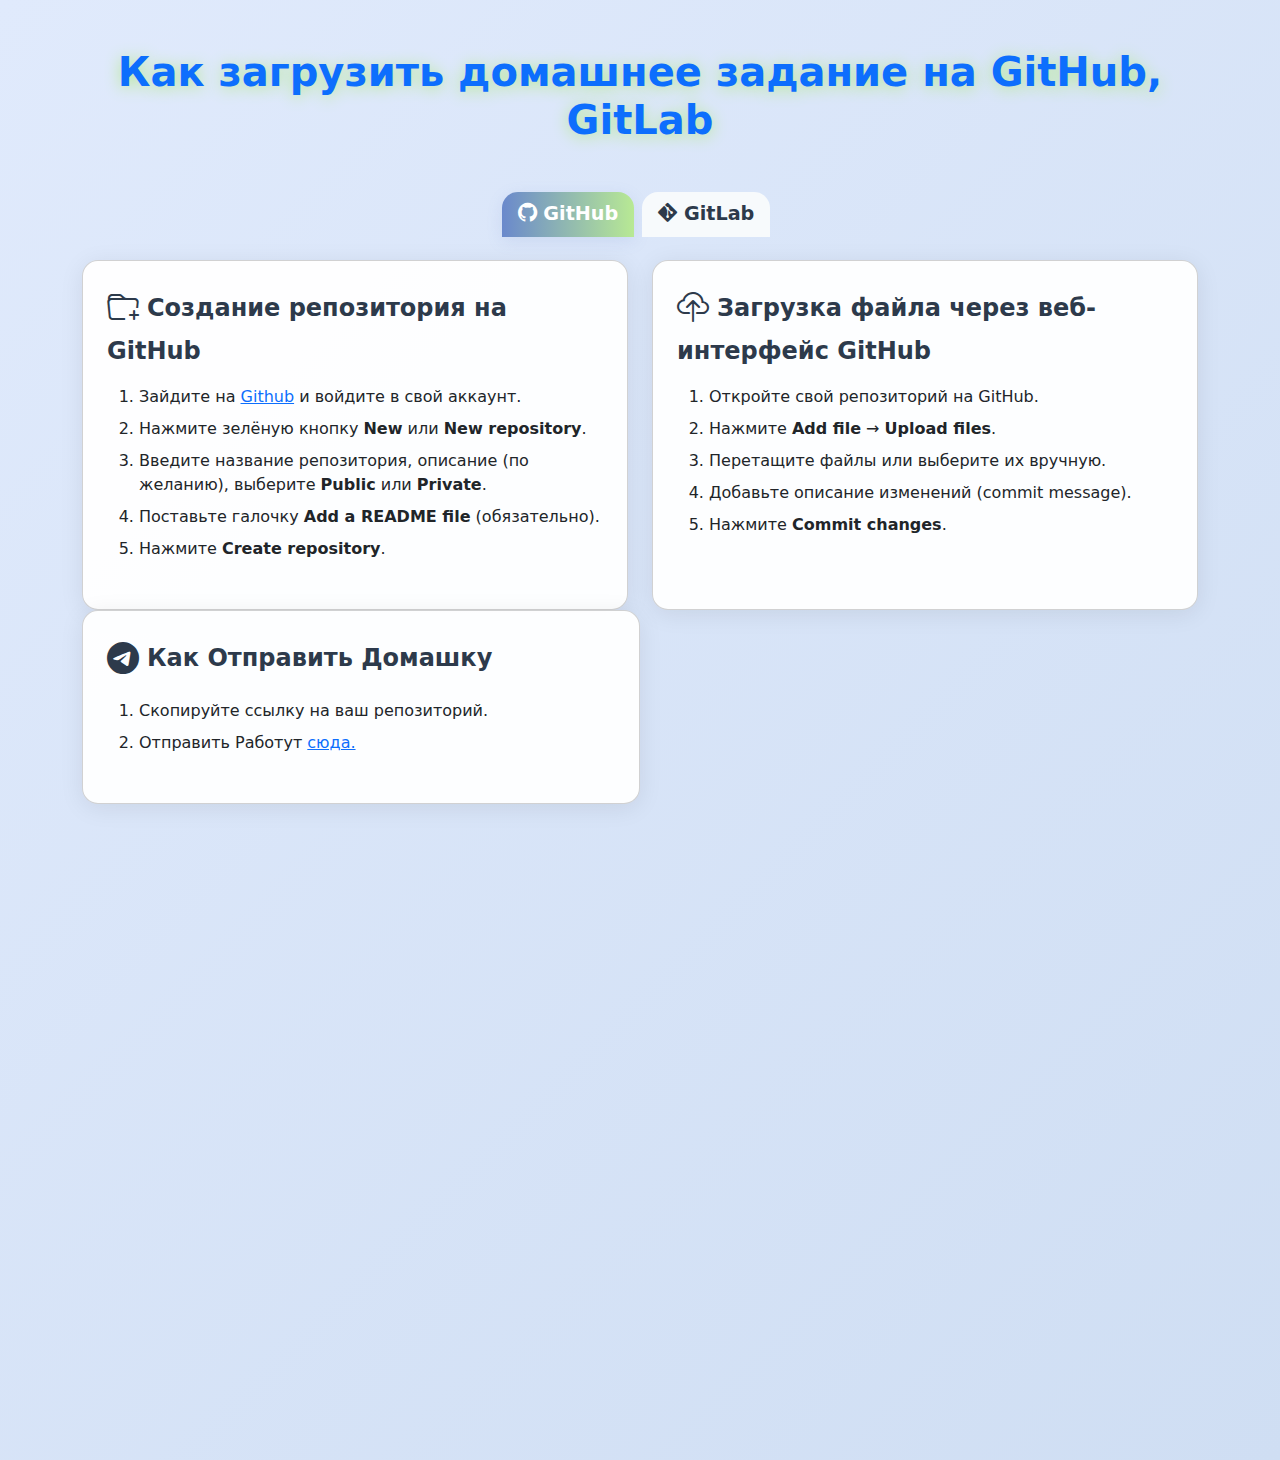
<file: templates/howtouploadhw.html>
<!DOCTYPE html>
<html lang="ru">
<head>
    <meta charset="UTF-8">
    <title>Как загрузить домашнее задание на GitHub, GitLab</title>
    <meta name="viewport" content="width=device-width, initial-scale=1">
    <!-- Bootstrap CSS CDN -->
    <link href="https://cdn.jsdelivr.net/npm/bootstrap@5.3.0/dist/css/bootstrap.min.css" rel="stylesheet">
    <!-- Bootstrap Icons CDN -->
    <link href="https://cdn.jsdelivr.net/npm/bootstrap-icons@1.10.5/font/bootstrap-icons.css" rel="stylesheet">
    <style>
        body {
            background: linear-gradient(135deg, #e0eafc 0%, #cfdef3 100%);
            min-height: 100vh;
        }
        .card {
            box-shadow: 0 4px 24px rgba(0,0,0,0.08);
            border-radius: 1rem;
            background: rgba(255,255,255,0.95);
        }
        .step {
            font-weight: 500;
            margin-bottom: 0.5rem;
        }
        .icon {
            font-size: 2rem;
            margin-right: 0.5rem;
            vertical-align: middle;
        }
        .section-title {
            font-size: 1.5rem;
            font-weight: 700;
            margin-bottom: 1rem;
            color: #2d3a4b;
        }
        .nav-tabs .nav-link {
            font-size: 1.2rem;
            font-weight: 600;
            color: #2d3a4b;
            border: none;
            border-radius: 1rem 1rem 0 0;
            background: #f7fafc;
            margin-right: 0.5rem;
            transition: background 0.2s;
        }
        .nav-tabs .nav-link.active {
            background: linear-gradient(90deg, #6a89cc 0%, #b8e994 100%);
            color: #fff;
            box-shadow: 0 4px 16px rgba(106,137,204,0.15);
        }
        .tab-content {
            margin-top: 0;
        }
        .btn-lg {
            font-size: 1.2rem;
            padding: 0.75rem 2rem;
            border-radius: 2rem;
            box-shadow: 0 2px 8px rgba(0,0,0,0.08);
        }
        .btn-dark {
            background: linear-gradient(90deg, #232526 0%, #414345 100%);
            border: none;
        }
        .btn-danger {
            background: linear-gradient(90deg, #ff512f 0%, #dd2476 100%);
            border: none;
        }
        .nav-tabs {
            border-bottom: none;
            justify-content: center;
        }
        @media (max-width: 768px) {
            .section-title { font-size: 1.2rem; }
            .nav-tabs .nav-link { font-size: 1rem; }
        }
        .list-group-item {
            border: none;
            background: transparent;
            font-size: 1.05rem;
        }
        .list-group-numbered {
            counter-reset: section;
        }
        .list-group-numbered > .list-group-item::before {
            counter-increment: section;
            content: counter(section) ". ";
            font-weight: bold;
            color: #6a89cc;
        }
    </style>
</head>
<body>
    <div class="container py-5">
        <h1 class="text-center mb-5 fw-bold text-primary" style="text-shadow: 0 2px 16px #b8e994;">Как загрузить домашнее задание на GitHub, GitLab</h1>
        <ul class="nav nav-tabs mb-4" id="uploadTabs" role="tablist">
            <li class="nav-item" role="presentation">
                <button class="nav-link active" id="github-tab" data-bs-toggle="tab" data-bs-target="#github" type="button" role="tab" aria-controls="github" aria-selected="true">
                    <i class="bi bi-github"></i> GitHub
                </button>
            </li>
            <li class="nav-item" role="presentation">
                <button class="nav-link" id="gitlab-tab" data-bs-toggle="tab" data-bs-target="#gitlab" type="button" role="tab" aria-controls="gitlab" aria-selected="false">
                    <i class="bi bi-git"></i> GitLab
                </button>
            </li>
        </ul>
        <div class="tab-content" id="uploadTabsContent">
            <!-- GitHub Tab -->
            <div class="tab-pane fade show active" id="github" role="tabpanel" aria-labelledby="github-tab">
                <div class="row g-4">
                    <!-- Создание репозитория на GitHub -->
                    <div class="col-md-6">
                        <div class="card p-4 h-100">
                            <div class="section-title"><i class="bi bi-folder-plus icon"></i>Создание репозитория на GitHub</div>
                            <ol>
                                <li class="step">Зайдите на <a href="https://github.com/" target="_blank">Github</a> и войдите в свой аккаунт.</li>
                                <li class="step">Нажмите зелёную кнопку <b>New</b> или <b>New repository</b>.</li>
                                <li class="step">Введите название репозитория, описание (по желанию), выберите <b>Public</b> или <b>Private</b>.</li>
                                <li class="step">Поставьте галочку <b>Add a README file</b> (обязательно).</li>
                                <li class="step">Нажмите <b>Create repository</b>.</li>
                            </ol>
                        </div>
                    </div>
                    <!-- Загрузка файла через веб-интерфейс GitHub -->
                    <div class="col-md-6">
                        <div class="card p-4 h-100">
                            <div class="section-title"><i class="bi bi-cloud-upload icon"></i>Загрузка файла через веб-интерфейс GitHub</div>
                            <ol>
                                <li class="step">Откройте свой репозиторий на GitHub.</li>
                                <li class="step">Нажмите <b>Add file</b> &rarr; <b>Upload files</b>.</li>
                                <li class="step">Перетащите файлы или выберите их вручную.</li>
                                <li class="step">Добавьте описание изменений (commit message).</li>
                                <li class="step">Нажмите <b>Commit changes</b>.</li>
                            </ol>
                        </div>
                    </div>
                </div>
                    <div class="col-md-6">
                        <div class="card p-4 h-100">
                            <div class="section-title"><i class="bi bi-telegram icon"></i>Как Отправить Домашку</div>
                            <ol>
                                <li class="step">Скопируйте ссылку на ваш репозиторий.</li>
                                <li class="step">Отправить Работут <a href="http://t.me/Ali_Kushbaev_Chat_Bot" target="_blank">сюда.</a></li>
                            </ol>
                        </div>
                    </div>
                </div>
            </div>
            <!-- GitLab Tab -->
            <div class="tab-pane fade" id="gitlab" role="tabpanel" aria-labelledby="gitlab-tab">
                <div class="row g-4">
                    <!-- GitLab Web -->
                    <div class="col-md-6">
                        <div class="card p-4 h-100">
                            <div class="section-title"><i class="bi bi-folder-plus icon"></i>Создание репозитория на GitLab</div>
                            <ol>
                                <li class="step">Зайдите на <a href="https://gitlab.com/" target="_blank">GitLab</a> и войдите в свой аккаунт.</li>
                                <li class="step">Нажмите синию кнопку <b>New</b> или <b>New Project</b>.</li>
                                <li class="step">Нажмите <b>Create blank project</b>.</li>
                                <li class="step">Введите название проекта.</li>
                                <li class="step">В Project URL первой выберите свой ник в GitLab.</li>
                                <li class="step">Выберите <b>Private</b> или <b>Public</b>.</li>
                                <li class="step">Нажмите <b>Create project</b>.</li>
                            </ol>
                        </div>
                    </div>
                    <div class="col-md-6">
                        <div class="card p-4 h-100">
                            <div class="section-title"><i class="bi bi-cloud-upload icon"></i>GitLab через веб-интерфейс</div>
                            <ol>
                                
                                <li class="step">Нажмите <b>+</b> и Upload file.</li>
                                <li class="step">Выберите файл и загрузите его.</li>
                                <li class="step">Добавьте комментарий и подтвердите загрузку.</li>
                            </ol>
                        </div>
                    </div>
                    <div class="col-md-6">
                        <div class="card p-4 h-100">
                            <div class="section-title"><i class="bi bi-telegram icon"></i>Как Отправить Домашку</div>
                            <ol>
                                <li class="step">Скопируйте ссылку на ваш репозиторий.</li>
                                <li class="step">Отправить Работут <a href="http://t.me/Ali_Kushbaev_Chat_Bot" target="_blank">сюда.</a></li>
                            </ol>
                        </div>
                    </div>
                </div>
            </div>
        </div>
    </div>
    <!-- Bootstrap JS CDN -->
    <script src="https://cdn.jsdelivr.net/npm/bootstrap@5.3.0/dist/js/bootstrap.bundle.min.js"></script>
</body>
</html>
</file>
